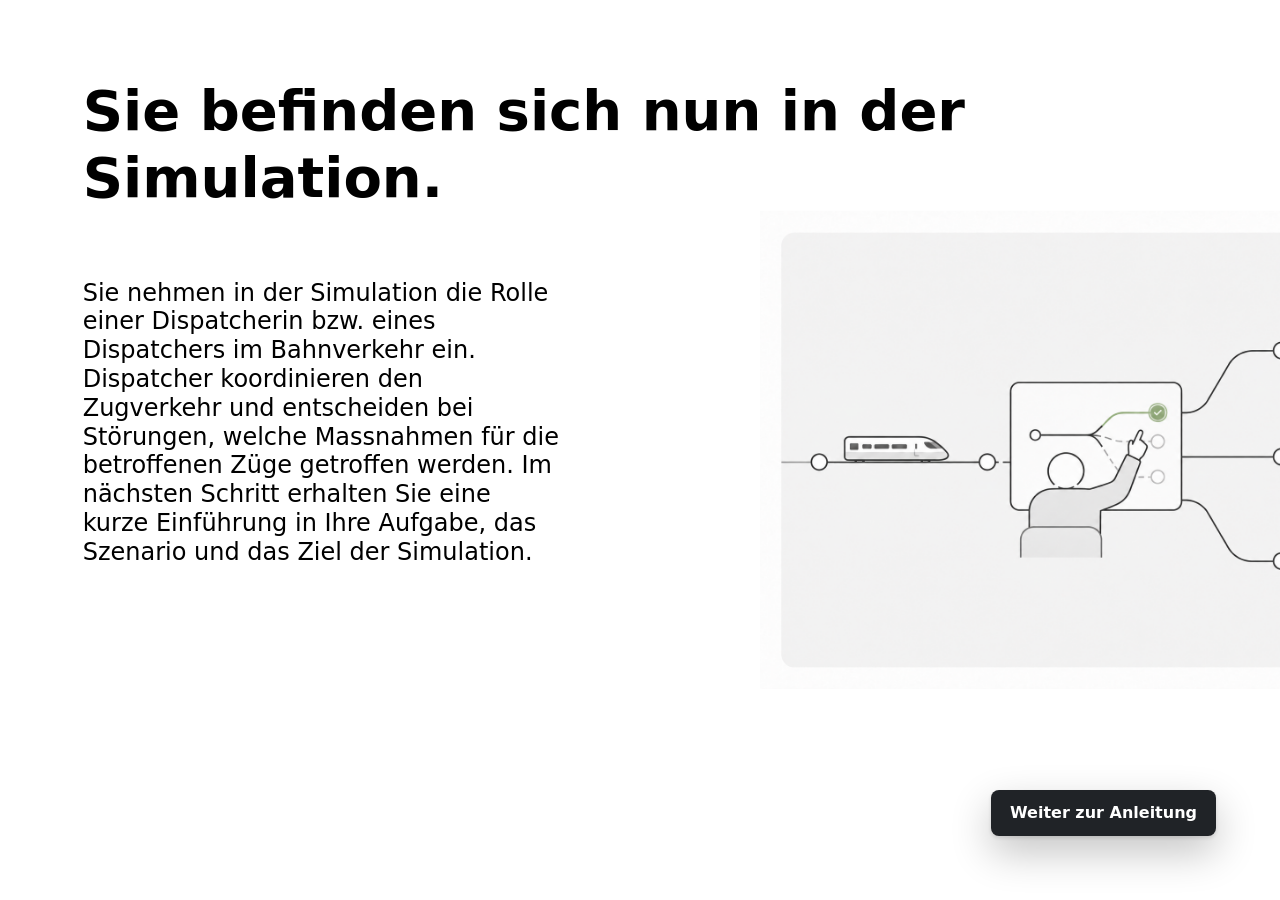
<file: index.html>
<!doctype html>
<html lang="de">
  <head>
    <meta charset="UTF-8" />
    <meta name="viewport" content="width=device-width, initial-scale=1.0" />
    <title>Mode 2</title>
    <link rel="stylesheet" href="css/style.css" />
    <script src="js/script.js" defer></script>
  </head>
  <body>
    <div id="root"></div>
  </body>
</html>
</file>
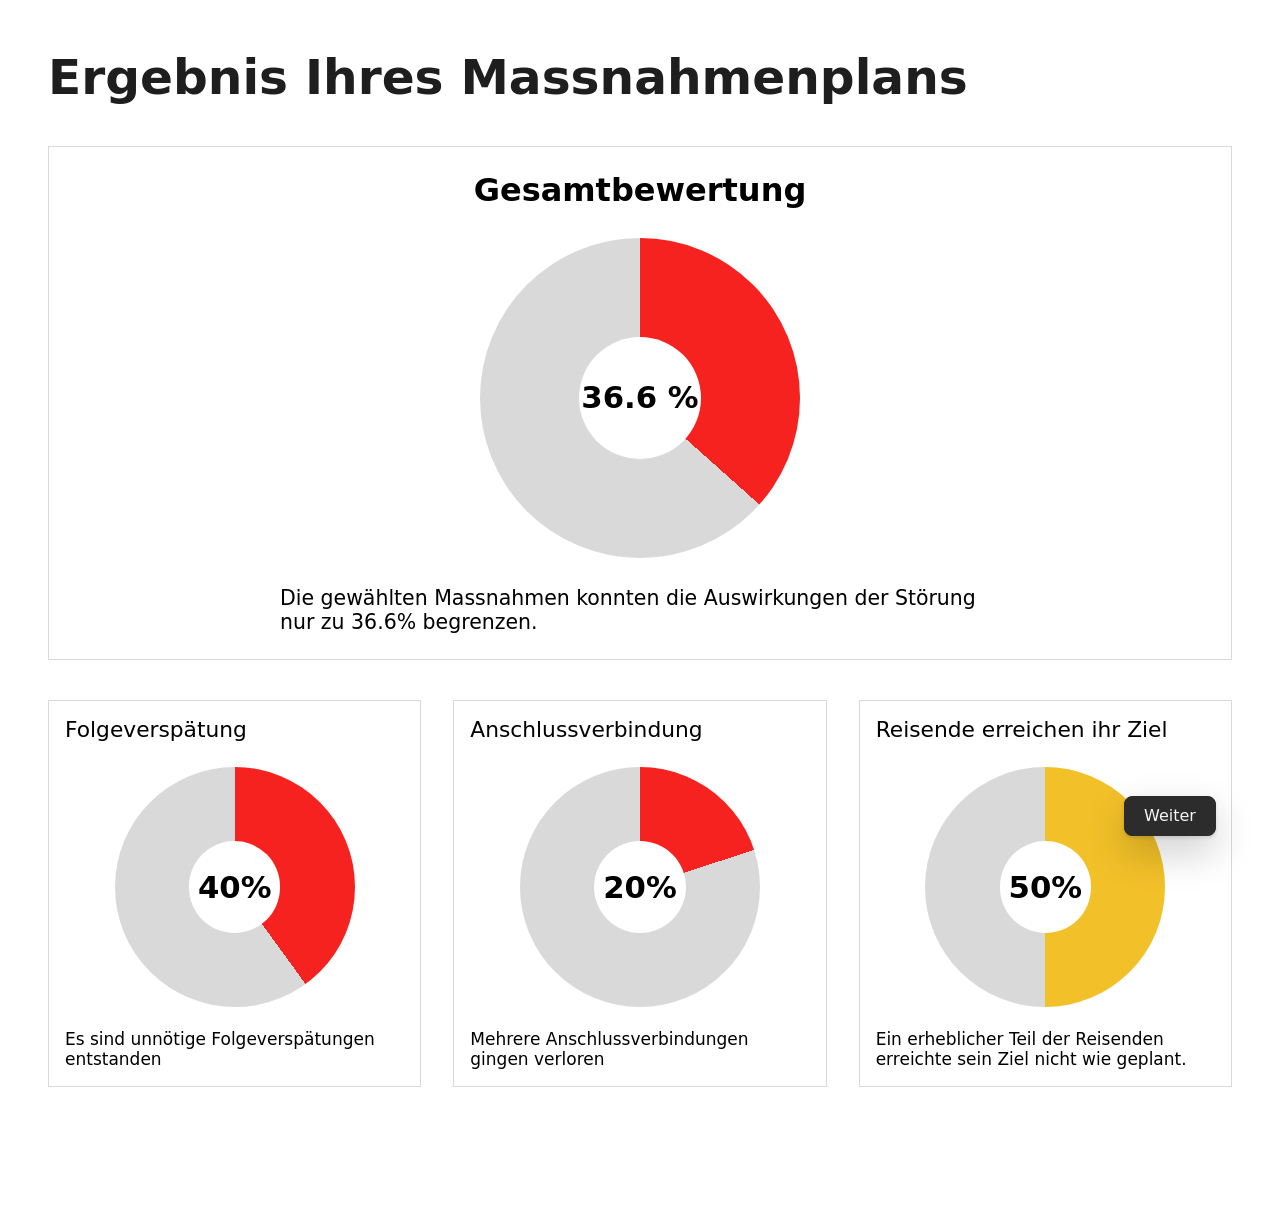
<file: ergebnis.html>
<!doctype html>
<html lang="de">
  <head>
    <meta charset="UTF-8" />
    <meta name="viewport" content="width=device-width, initial-scale=1.0" />
    <title>Mode 2</title>
    <link rel="stylesheet" href="css/style.css" />
    <script src="js/script.js" defer></script>
  </head>
  <body>
    <div id="root" data-start-screen="plan-result"></div>
    <noscript><a href="index.html">Zur&uuml;ck zur Startseite</a></noscript>
  </body>
</html>
</file>
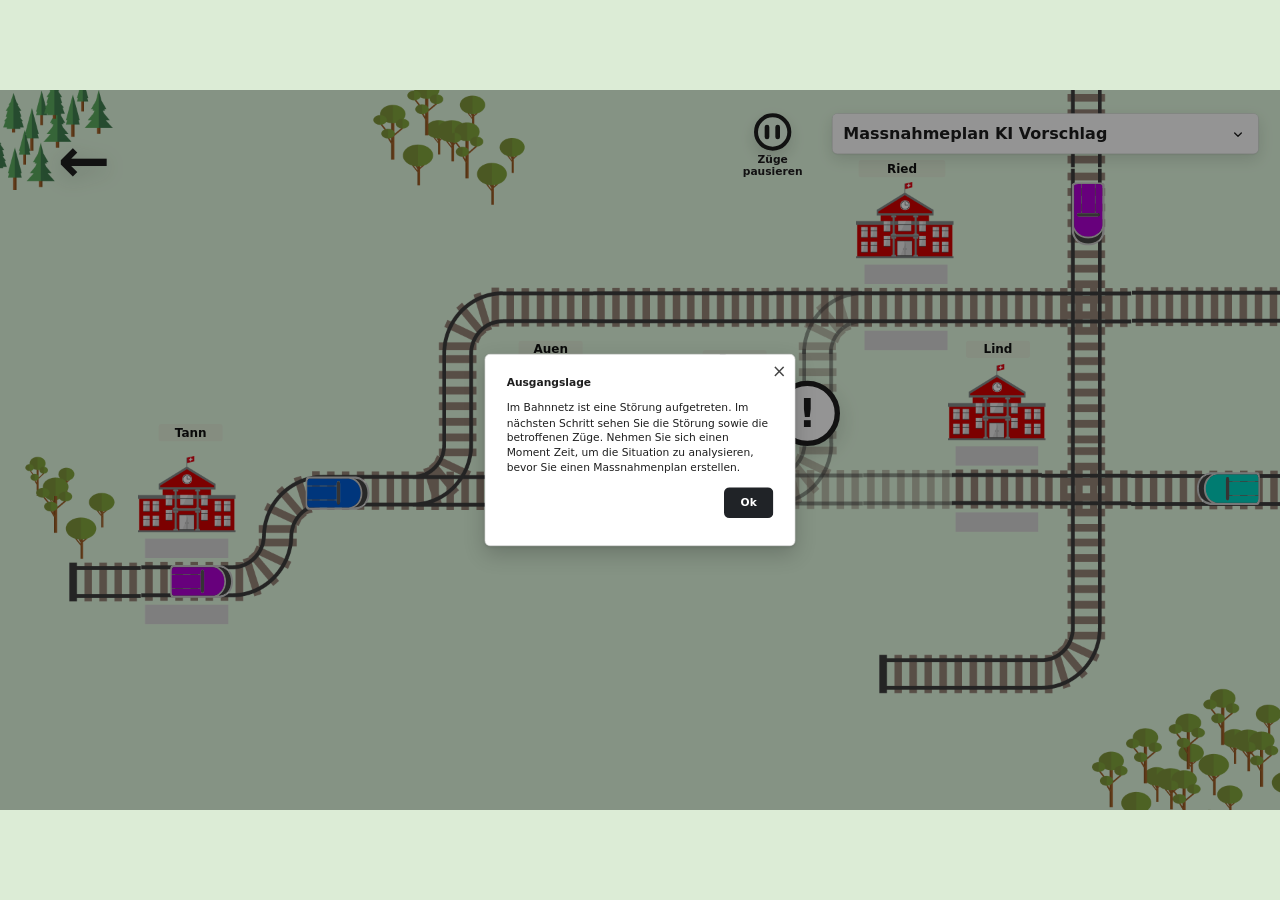
<file: seite2.html>
<!doctype html>
<html lang="de">
  <head>
    <meta charset="UTF-8" />
    <meta name="viewport" content="width=device-width, initial-scale=1.0" />
    <title>Mode 2</title>
    <link rel="stylesheet" href="css/style.css" />
    <script src="js/script.js" defer></script>
  </head>
  <body>
    <div id="root" data-start-screen="game"></div>
    <noscript><a href="index.html">Zur&uuml;ck zur Startseite</a></noscript>
  </body>
</html>
</file>
<file: css/style.css>
:root {
  color: #202327;
  font-family:
    Inter, ui-sans-serif, system-ui, -apple-system, BlinkMacSystemFont, "Segoe UI",
    sans-serif;
  font-synthesis: none;
  line-height: 1.5;
  text-rendering: optimizeLegibility;
}

html {
  min-width: 320px;
  min-height: 100%;
}

* {
  box-sizing: border-box;
}

body {
  margin: 0;
  min-width: 320px;
  min-height: 100vh;
  background: #eef2ef;
  overflow-x: hidden;
}

button,
input {
  font: inherit;
}

button {
  cursor: pointer;
}

button:disabled {
  cursor: not-allowed;
}

img {
  max-width: 100%;
}

#root {
  min-height: 100vh;
}

.welcome-screen {
  position: relative;
  min-height: 100vh;
  overflow: hidden;
  background: #ffffff;
  color: #000000;
}

.welcome-copy {
  position: absolute;
  top: clamp(72px, 8.52vh, 92px);
  left: clamp(56px, 6.46vw, 124px);
  z-index: 2;
  width: min(73.18vw, 1405px);
}

.welcome-copy h1 {
  max-width: 1405px;
  margin: 0 0 clamp(56px, 7.5vh, 81px);
  font-size: clamp(56px, 3.75vw, 72px);
  font-weight: 700;
  letter-spacing: 0;
  line-height: 1.2;
}

.welcome-text {
  display: grid;
  gap: 38px;
  width: min(37.35vw, 717px);
  font-size: clamp(24px, 1.67vw, 32px);
  font-weight: 400;
  line-height: 1.2;
}

.welcome-text p {
  margin: 0;
}

.welcome-visual-panel {
  position: absolute;
  top: 50%;
  left: clamp(760px, 46.77vw, 898px);
  width: min(49.84vw, 957px);
  height: min(66.48vh, 718px);
  overflow: visible;
  background: transparent;
  transform: translateY(-50%);
}

.welcome-map-image {
  display: block;
  width: 100%;
  height: 100%;
  object-fit: contain;
  object-position: center;
}

.welcome-continue {
  position: absolute;
  right: clamp(48px, 5.78vw, 111px);
  bottom: clamp(40px, 6.2vh, 67px);
  z-index: 3;
  width: 188px;
  min-height: 63px;
  padding: 12px 18px;
  white-space: nowrap;
}

.instruction-screen {
  position: relative;
  min-height: 1080px;
  overflow: hidden;
  background: #ffffff;
  color: #000000;
}

.instruction-trains {
  display: flex;
  min-height: 2320px;
  flex-direction: column;
  overflow: auto;
  padding: 60px clamp(40px, 17.9vw, 344px) 144px;
}

.instruction-trains .instruction-title,
.instruction-trains .instruction-stepper,
.instruction-trains .guide-card-grid,
.instruction-trains .instruction-section-title {
  position: relative;
  top: auto;
  left: auto;
  right: auto;
  bottom: auto;
}

.instruction-title {
  position: absolute;
  top: 31px;
  left: 348px;
  width: 710px;
  height: 129px;
  margin: 0;
  align-content: center;
  font-size: 48px;
  font-weight: 700;
  letter-spacing: 0;
  line-height: 1.2;
}

.instruction-trains .instruction-title {
  width: 710px;
  max-width: 100%;
  height: auto;
  margin: 0 0 29px;
}

.instruction-header {
  display: contents;
}

.instruction-stepper {
  position: absolute;
  top: 160px;
  left: 344px;
  display: flex;
  align-items: center;
  width: 355px;
  height: 49px;
}

.instruction-trains .instruction-stepper {
  width: 346px;
  max-width: 100%;
  margin: 0 0 137px;
}

.instruction-stepper-item {
  display: flex;
  align-items: center;
  gap: 9px;
  border: 0;
  padding: 0;
  background: transparent;
  color: inherit;
  text-align: left;
}

.instruction-stepper-item:focus-visible {
  outline: 3px solid rgba(44, 44, 44, 0.28);
  outline-offset: 6px;
}

.stepper-number {
  display: grid;
  width: 51px;
  height: 49px;
  flex: 0 0 auto;
  place-items: center;
  border: 1px solid #d9d9d9;
  border-radius: 999px;
  background: #ffffff;
  color: #2c2c2c;
  font-size: 24px;
  font-weight: 600;
  line-height: 1.2;
}

.stepper-number.active,
.stepper-number.complete {
  border-color: #2c2c2c;
  background: #2c2c2c;
  color: #f5f5f5;
}

.stepper-label {
  width: 87px;
  color: #000000;
  font-size: 16px;
  line-height: 1;
  text-align: center;
}

.stepper-label.is-wide {
  width: 138px;
}

.stepper-label.muted {
  color: #757575;
}

.stepper-connector {
  width: 47px;
  height: 1px;
  margin: 0 14px 0 0;
  border-top: 2px dashed #757575;
}

.guide-card-grid {
  position: absolute;
  left: 344px;
  display: flex;
  align-items: center;
  gap: 69px;
  width: 1302px;
}

.instruction-trains .guide-card-grid {
  display: grid;
  width: 100%;
  max-width: 1302px;
  grid-template-columns: repeat(3, minmax(0, 388px));
  align-items: stretch;
  justify-content: start;
  gap: 69px;
}

.concept-card-grid {
  top: 275px;
}

.train-card-grid {
  top: 469px;
}

.measure-card-grid {
  top: 1252px;
}

.guide-card {
  display: flex;
  width: 388px;
  height: 601px;
  min-width: 240px;
  flex: 0 0 auto;
  flex-direction: column;
  gap: 16px;
  padding: 16px;
  border: 1px solid #d9d9d9;
  border-radius: 8px;
  background: #ffffff;
}

.concept-card-grid .guide-card {
  height: 615px;
}

.instruction-trains .guide-card {
  height: 537px;
}

.guide-card-visual {
  display: grid;
  width: 356px;
  height: 258px;
  flex: 0 0 auto;
  place-items: center;
  margin: 0;
  overflow: hidden;
  border: 1px solid #757575;
  background: #ffffff;
}

.concept-card-grid .guide-card-visual {
  border: 0;
  background: #ffffff;
}

.guide-card-image {
  display: block;
  width: 100%;
  height: 100%;
  object-fit: cover;
}

.guide-card-body {
  display: flex;
  width: 356px;
  min-height: 0;
  flex-direction: column;
  gap: 8px;
}

.guide-card-body h3 {
  margin: 0;
  color: #1e1e1e;
  font-size: 24px;
  font-weight: 600;
  letter-spacing: 0;
  line-height: 1.2;
}

.guide-card-body p,
.guide-card-body ul {
  margin: 0;
  color: #757575;
  font-size: 20px;
  font-weight: 400;
  line-height: 1.2;
}

.guide-card-body ul {
  padding-left: 30px;
}

.guide-card-body li {
  margin: 0;
  color: #757575;
  font-size: 20px;
  line-height: 1.2;
}

.concept-visual {
  position: relative;
  width: 100%;
  height: 100%;
  opacity: 0.34;
}

.concept-icon-sun,
.concept-icon-mountain,
.concept-icon-ground {
  position: absolute;
  display: block;
}

.concept-icon-sun {
  top: 58px;
  left: 70px;
  width: 58px;
  height: 58px;
  border-radius: 999px;
  background: #8d8d8d;
}

.concept-icon-mountain {
  right: 58px;
  bottom: 70px;
  width: 136px;
  height: 92px;
  clip-path: polygon(0 100%, 38% 28%, 55% 58%, 72% 12%, 100% 100%);
  background: #8d8d8d;
}

.concept-icon-ground {
  right: 46px;
  bottom: 54px;
  left: 46px;
  height: 20px;
  border-radius: 999px;
  background: #8d8d8d;
}

.concept-goal .concept-icon-sun {
  top: 64px;
  left: auto;
  right: 72px;
}

.concept-goal .concept-icon-mountain {
  right: auto;
  left: 58px;
}

.concept-options .concept-icon-sun {
  top: 52px;
  left: 148px;
}

.concept-options .concept-icon-mountain {
  right: 88px;
  width: 112px;
}

.guide-train-icon {
  width: 250px;
  height: 254px;
  object-fit: contain;
}

.guide-train-icon.train-regional {
  width: 270px;
  height: 260px;
}

.guide-train-icon.train-freight {
  width: 264px;
  height: 258px;
  filter: saturate(0.72);
}

.measure-scene {
  position: relative;
  width: 273px;
  height: 279px;
  transform: scale(0.84);
  transform-origin: center;
}

.instruction-trains .guide-card-visual {
  width: 100%;
  overflow: hidden;
}

.instruction-trains .measure-scene {
  transform: scale(0.88);
}

.instruction-trains .guide-train-icon {
  width: min(78%, 270px);
  height: auto;
  max-height: 92%;
}

.measure-turnback {
  width: 270px;
  height: 140px;
}

.measure-cancel {
  width: 270px;
  height: 140px;
}

.scene-track,
.scene-train {
  position: absolute;
  object-fit: contain;
}

.scene-track {
  width: 135px;
  height: 140px;
}

.scene-train {
  width: 135px;
  height: 140px;
}

.track-left {
  top: 0;
  left: 0;
}

.track-right {
  top: 0;
  left: 135px;
}

.train-turnback {
  top: 0;
  left: 41px;
  transform: rotate(-90deg);
}

.crossing {
  top: 140px;
  left: 3px;
  width: 135px;
  height: 138px;
}

.route-top {
  top: 0;
  left: 138px;
}

.route-bottom {
  top: 139px;
  left: 138px;
}

.route-curve {
  top: 2px;
  left: 3px;
  width: 135px;
  height: 138px;
  transform: rotate(90deg);
}

.train-reroute {
  top: 113px;
  left: 0;
}

.cancel-curve {
  top: 2px;
  left: 0;
  width: 135px;
  height: 138px;
  transform: rotate(90deg);
}

.cancel-deadend {
  top: 1px;
  left: 135px;
  width: 135px;
  height: 138px;
  transform: rotate(180deg);
}

.train-cancel {
  top: 0;
  left: 108px;
  transform: rotate(90deg);
}

.instruction-section-title {
  position: absolute;
  left: 344px;
  width: 406px;
  margin: 0;
  color: #000000;
  font-size: 48px;
  font-weight: 700;
  letter-spacing: 0;
  line-height: 1.2;
}

.instruction-training-note {
  max-width: 1290px;
  margin: 76px 0 160px;
  color: #000000;
  font-size: 48px;
  font-weight: 700;
  line-height: 1.2;
  letter-spacing: 0;
}

.instruction-back-button {
  position: absolute;
  top: 52px;
  left: 72px;
  z-index: 20;
  display: grid;
  width: 98px;
  height: 88px;
  place-items: center;
  border: 0;
  background: transparent;
  color: #1e1e1e;
  font-size: 68px;
  font-weight: 400;
  line-height: 1;
}

.instruction-back-button:focus-visible {
  outline: 3px solid rgba(44, 44, 44, 0.28);
  outline-offset: 4px;
}

.train-title {
  margin: 0 0 22px;
}

.measure-title {
  margin: 76px 0 22px;
}

.instruction-next {
  position: absolute;
  right: 274px;
  bottom: 45px;
  z-index: 3;
  width: 188px;
  min-height: 63px;
}

.instruction-trains .instruction-next {
  position: fixed;
  right: clamp(22px, 5vw, 90px);
  bottom: clamp(22px, 5vw, 64px);
  z-index: 40;
  box-shadow:
    0 2px 4px rgba(0, 0, 0, 0.12),
    0 16px 40px rgba(0, 0, 0, 0.24);
}

@media (max-width: 1720px), (max-height: 980px) {
  .instruction-screen,
  .instruction-trains {
    min-height: 100vh;
    overflow: auto;
    padding: clamp(40px, 5vw, 72px) clamp(28px, 5vw, 72px) 48px;
  }

  .instruction-title,
  .instruction-stepper,
  .guide-card-grid,
  .instruction-section-title,
  .instruction-training-note,
  .instruction-back-button,
  .instruction-next {
    position: relative;
    top: auto;
    right: auto;
    bottom: auto;
    left: auto;
  }

  .instruction-title {
    width: 100%;
    height: auto;
    margin: 0 0 28px;
    font-size: clamp(42px, 4vw, 48px);
  }

  .instruction-stepper,
  .instruction-trains .instruction-stepper {
    width: 355px;
    height: 49px;
    margin: 0 0 56px;
  }

  .instruction-section-title {
    width: 100%;
    margin: 52px 0 22px;
  }

  .instruction-training-note {
    max-width: 100%;
    margin: 40px 0 48px;
    font-size: clamp(32px, 4vw, 48px);
  }

  .instruction-back-button {
    width: 72px;
    height: 62px;
    margin: 0 0 20px;
    font-size: 50px;
  }

  .instruction-header {
    display: flex;
    width: 100%;
    align-items: center;
    gap: 16px;
    margin: 0 0 28px;
  }

  .instruction-header .instruction-back-button {
    flex: 0 0 auto;
    margin: 0;
  }

  .instruction-header .instruction-title {
    width: auto;
    height: auto;
    margin: 0;
  }

  .train-title {
    margin-top: 72px;
  }

  .guide-card-grid {
    display: grid;
    width: 100%;
    grid-template-columns: repeat(auto-fit, minmax(min(100%, 300px), 388px));
    align-items: stretch;
    gap: clamp(20px, 2.4vw, 32px);
    justify-content: center;
    margin-bottom: 48px;
  }

  .guide-card {
    width: 100%;
    height: auto;
    min-height: clamp(460px, 54vh, 601px);
  }

  .concept-card-grid .guide-card,
  .instruction-trains .guide-card {
    height: auto;
  }

  .guide-card-visual {
    width: 100%;
    height: auto;
    aspect-ratio: 356 / 258;
  }

  .guide-card-body {
    width: 100%;
  }

  .instruction-next,
  .instruction-trains .instruction-next {
    display: block;
    width: 188px;
    margin: 24px 0 0 auto;
  }
}

.game-viewport {
  position: relative;
  width: 100vw;
  height: 100svh;
  overflow: hidden;
  background: #dcecd6;
  color: #1f1f1f;
  touch-action: manipulation;
}

@supports (height: 100dvh) {
  .game-viewport {
    height: 100dvh;
  }
}

.game-stage {
  --game-scale: 1;
  position: absolute;
  top: 0;
  left: 0;
  width: 1920px;
  height: 1080px;
  overflow: hidden;
  background: #e4f3dc;
  transform: scale(var(--game-scale));
  transform-origin: top left;
}

.game-map-base {
  position: absolute;
  inset: 0;
  z-index: 0;
  display: block;
  width: 100%;
  height: 100%;
  object-fit: fill;
  pointer-events: none;
  user-select: none;
}

.game-back-button {
  position: absolute;
  z-index: 21;
  display: grid;
  width: 96px;
  height: 86px;
  place-items: center;
  border: 0;
  background: transparent;
  color: #1f1f1f;
  filter: drop-shadow(0 8px 16px rgba(31, 31, 31, 0.16));
}

.game-back-button span {
  display: block;
  font-size: 94px;
  font-weight: 800;
  line-height: 0.8;
}

.game-back-button:hover:not(:disabled),
.game-back-button:focus-visible {
  transform: translateX(14px);
}

.game-back-button:focus-visible {
  outline: 3px solid rgba(31, 31, 31, 0.32);
  outline-offset: 6px;
}

.game-back-button:disabled,
.game-back-button.is-disabled {
  opacity: 0.35;
  filter: grayscale(1);
  cursor: not-allowed;
}

.game-asset {
  position: absolute;
  display: block;
  object-fit: contain;
  pointer-events: none;
  transform: rotate(var(--asset-rotate, 0deg));
  transform-origin: center;
}

.suggestion-stage {
  background: #e4f3dc;
}

.suggestion-accordion {
  box-shadow:
    0 1px 2px rgba(12, 12, 13, 0.05),
    0 8px 16px rgba(12, 12, 13, 0.1);
}

.suggestion-accordion .game-accordion-header {
  min-height: 61px;
  padding: 12px 16px;
}

.suggestion-accordion .game-accordion-title {
  color: #1e1e1e;
  font-size: 24px;
  font-weight: 600;
  letter-spacing: 0;
}

.suggestion-accordion .game-accordion-chevron {
  width: 20px;
  height: 20px;
}

.game-accordion.suggestion-accordion.is-expanded {
  gap: 16px;
  padding: 16px;
}

.game-accordion.suggestion-accordion.is-expanded .game-accordion-header {
  min-height: 91px;
  flex: 0 0 auto;
  align-items: flex-start;
  padding: 16px;
  border: 0;
  border-radius: 8px;
}

.game-accordion.suggestion-accordion.is-expanded .game-accordion-heading {
  gap: 8px;
}

.suggestion-accordion-intro {
  max-width: 540px;
  color: #1e1e1e;
  font-size: 16px;
  font-weight: 400;
  line-height: 1.4;
}

.suggestion-ai-plan-list {
  display: flex;
  width: 608px;
  height: 476px;
  flex: 0 0 auto;
  flex-direction: column;
  gap: 16px;
}

.suggestion-ai-plan-item {
  display: flex;
  width: 608px;
  min-height: 148px;
  flex-direction: column;
  gap: 16px;
  padding: 16px;
  border: 1px solid #d9d9d9;
  border-radius: 8px;
  background: #ffffff;
}

.suggestion-ai-plan-item h3 {
  width: 250px;
  margin: 0;
  color: #1e1e1e;
  font-size: 16px;
  font-weight: 600;
  letter-spacing: 0;
  line-height: 1.4;
}

.suggestion-ai-plan-body {
  display: flex;
  width: 100%;
  flex: 1;
  flex-direction: column;
  align-items: flex-end;
  justify-content: space-between;
  gap: 16px;
}

.suggestion-ai-plan-body p {
  width: 100%;
  margin: 0;
  color: #1e1e1e;
  font-size: 16px;
  font-weight: 400;
  line-height: 1.4;
}

.sr-only {
  position: absolute;
  width: 1px;
  height: 1px;
  padding: 0;
  overflow: hidden;
  border: 0;
  clip: rect(0, 0, 0, 0);
  white-space: nowrap;
}

.suggestion-ai-choice {
  position: relative;
  z-index: 1;
  display: flex;
  width: 133px;
  min-width: 120px;
  height: 40px;
  flex-direction: column;
  align-items: center;
  gap: 8px;
  overflow: visible;
}

.suggestion-ai-choice.is-open {
  z-index: 32;
}

.suggestion-ai-choice-control {
  display: flex;
  width: 100%;
  height: 40px;
  min-width: 120px;
  align-items: center;
  gap: 8px;
  padding: 12px 12px 12px 16px;
  border: 1px solid #d9d9d9;
  border-radius: 8px;
  background: #ffffff;
  color: #1e1e1e;
  cursor: pointer;
  font-size: 16px;
  font-weight: 400;
  line-height: 1;
  text-align: left;
  white-space: nowrap;
}

.suggestion-ai-choice-control:hover,
.suggestion-ai-choice-control:focus-visible,
.suggestion-ai-choice.is-open .suggestion-ai-choice-control {
  border-color: #b3b3b3;
}

.suggestion-ai-choice-control:focus-visible,
.suggestion-ai-choice-option:focus-visible {
  outline: 3px solid rgba(44, 44, 44, 0.28);
  outline-offset: 2px;
}

.suggestion-ai-choice-value {
  min-width: 0;
  flex: 1 0 0;
}

.suggestion-ai-button-chevron {
  position: relative;
  width: 10px;
  height: 10px;
  flex: 0 0 auto;
  border-right: 2px solid #1e1e1e;
  border-bottom: 2px solid #1e1e1e;
  pointer-events: none;
  transform: translateY(-2px) rotate(45deg);
}

.suggestion-ai-choice-options {
  position: absolute;
  top: 7.5px;
  left: 7.5px;
  z-index: 34;
  display: flex;
  flex-direction: column;
  align-items: flex-start;
  gap: 8px;
  padding: 8px;
  border: 1px solid #d9d9d9;
  border-radius: 8px;
  background: #ffffff;
  box-shadow:
    0 1px 2px rgba(12, 12, 13, 0.05),
    0 1px 2px rgba(12, 12, 13, 0.1);
  color: #1e1e1e;
  font-size: 16px;
  line-height: 1.4;
  white-space: nowrap;
}

.suggestion-ai-choice-option {
  display: block;
  padding: 0;
  border: 0;
  background: transparent;
  color: #1e1e1e;
  cursor: pointer;
  font: inherit;
  line-height: 1.4;
  text-align: left;
  white-space: nowrap;
}

.suggestion-ai-choice-option.is-selected {
  font-weight: 600;
}

.suggestion-ai-choice-option:hover {
  text-decoration: underline;
}

.suggestion-implement-button {
  flex: 0 0 auto;
}

.game-decor {
  z-index: 1;
}

.game-track {
  z-index: 2;
  filter: drop-shadow(0 2px 0 rgba(0, 0, 0, 0.04));
}

.game-route-overlay {
  position: absolute;
  inset: 0;
  z-index: 18;
  pointer-events: none;
}

.game-explanation-lock {
  position: absolute;
  inset: 0;
  z-index: 21;
  background: transparent;
  cursor: default;
  pointer-events: auto;
}

.game-route-path {
  fill: none;
  stroke: #f19edc;
  stroke-linecap: round;
  stroke-linejoin: round;
  stroke-width: 7;
}

#game-route-arrow path {
  fill: #f19edc;
}

#suggestion-route-arrow path {
  fill: none;
  stroke: #f19edc;
  stroke-linecap: round;
  stroke-linejoin: round;
  stroke-width: 8;
}

.suggestion-route-highlight {
  fill: none;
  stroke: #f19edc;
  stroke-linejoin: miter;
  stroke-width: 8;
}

.suggestion-route-flag-wave,
.game-route-flag-wave {
  fill: #ffffff;
  stroke: #f19edc;
  stroke-linejoin: round;
  stroke-width: 8;
}

.suggestion-route-flag-pole,
.game-route-flag-pole {
  fill: none;
  stroke: #f19edc;
  stroke-linecap: round;
  stroke-width: 8;
}

.game-route-dot {
  fill: #f19edc;
  stroke: #f19edc;
  stroke-width: 6;
}

.game-station-label {
  position: absolute;
  z-index: 5;
  display: grid;
  min-width: 96px;
  height: 26px;
  padding: 0 10px;
  place-items: center;
  border-radius: 4px;
  background: #e4f3dc;
  color: #111111;
  font-size: 18px;
  font-weight: 650;
  line-height: 1.2;
  text-align: center;
}

.game-alert-circle {
  position: absolute;
  z-index: 6;
  display: grid;
  width: 98px;
  height: 98px;
  place-items: center;
  border: 8px solid #1f1f1f;
  border-radius: 999px;
  background: #ffffff;
  color: #1f1f1f;
  box-shadow: 0 12px 32px rgba(31, 31, 31, 0.18);
  cursor: pointer;
}

.game-alert-circle span {
  font-size: 58px;
  font-weight: 900;
  line-height: 1;
}

.game-alert-circle:hover,
.game-alert-circle:focus-visible {
  transform: translateY(-1px);
  box-shadow: 0 16px 34px rgba(31, 31, 31, 0.24);
}

.game-disturbance-hotspot {
  position: absolute;
  z-index: 6;
  border: 0;
  padding: 0;
  background: transparent;
  cursor: pointer;
}

.suggestion-disturbance-hotspot {
  left: 982px;
  top: 420px;
  width: 294px;
  height: 260px;
}

.primitive-disturbance-hotspot {
  left: 708px;
  top: 420px;
  width: 238px;
  height: 220px;
}

.game-disturbance-hotspot:focus-visible {
  border-radius: 12px;
  outline: 3px solid rgba(31, 31, 31, 0.45);
  outline-offset: 2px;
}

.game-train-button {
  --train-filter: none;
  --train-nudge-x: 4px;
  --train-nudge-y: 0px;
  position: absolute;
  z-index: 7;
  border: 0;
  padding: 0;
  background: transparent;
  transition:
    opacity 160ms ease,
    z-index 160ms ease;
}

.game-train-button::before {
  position: absolute;
  inset: -10px;
  z-index: -1;
  border: 8px solid #f19edc;
  content: "";
  opacity: 0;
  pointer-events: none;
  transition: opacity 160ms ease;
}

.game-stage:has(.game-train-button:hover) .game-train-button:not(:hover),
.game-stage:has(.game-train-button:focus-visible) .game-train-button:not(:focus-visible) {
  opacity: 0.5;
}

.game-train-button:hover,
.game-train-button:focus-visible {
  z-index: 17;
  opacity: 1;
}

.game-train-button:hover::before,
.game-train-button:focus-visible::before {
  opacity: 1;
}

.game-train-button img,
.game-train-button svg {
  display: block;
  width: 100%;
  height: 100%;
  filter: var(--train-filter);
  object-fit: contain;
  transform: rotate(var(--train-rotation, 0deg));
  transform-origin: center;
  transition:
    filter 160ms ease,
    transform 160ms ease;
}

.game-train-button:hover img,
.game-train-button:focus-visible img,
.game-train-button:hover svg,
.game-train-button:focus-visible svg {
  filter: var(--train-filter) drop-shadow(0 0 12px rgba(32, 35, 39, 0.38));
  transform: rotate(var(--train-rotation, 0deg)) translateY(-2px);
}

.game-train-button:focus-visible {
  outline: 0;
}

.express-train {
  --train-filter: none;
}

.regional-east-train {
  --train-filter: none;
}

.regional-west-train {
  --train-filter: none;
}

.freight-train {
  --train-filter: none;
}

.blocked-train {
  --train-filter: none;
  opacity: 0.66;
  pointer-events: none;
}

.game-pause-button {
  position: absolute;
  z-index: 20;
  display: grid;
  width: 128px;
  gap: 4px;
  place-items: center;
  border: 0;
  padding: 0;
  background: transparent;
  color: #1f1f1f;
  cursor: pointer;
  font: inherit;
  font-weight: 700;
  text-align: center;
}

.game-pause-button:disabled {
  cursor: default;
}

.game-pause-icon {
  position: relative;
  display: grid;
  width: 56px;
  height: 56px;
  grid-template-columns: repeat(2, 8px);
  gap: 8px;
  align-items: center;
  justify-content: center;
  border: 6px solid #1f1f1f;
  border-radius: 999px;
  background: rgba(255, 255, 255, 0.2);
  box-shadow: 0 10px 22px rgba(31, 31, 31, 0.14);
}

.game-pause-icon span {
  display: block;
  width: 7px;
  height: 22px;
  border-radius: 999px;
  background: #1f1f1f;
}

.game-pause-label {
  font-size: 16px;
  line-height: 1.1;
  text-shadow: 0 1px 0 rgba(255, 255, 255, 0.42);
}

.game-pause-button:hover:not(:disabled) .game-pause-icon,
.game-pause-button:focus-visible .game-pause-icon {
  transform: translateY(-1px);
  box-shadow: 0 14px 28px rgba(31, 31, 31, 0.2);
}

.game-pause-button.is-paused {
  opacity: 1;
}

.game-pause-button.is-paused .game-pause-icon {
  grid-template-columns: 1fr;
}

.game-pause-button.is-paused .game-pause-icon span:first-child {
  position: absolute;
  top: 50%;
  left: 50%;
  width: 0;
  height: 0;
  border-top: 14px solid transparent;
  border-bottom: 14px solid transparent;
  border-left: 22px solid #1f1f1f;
  border-radius: 0;
  background: transparent;
  transform: translate(-35%, -50%);
}

.game-pause-button.is-paused .game-pause-icon span:last-child {
  display: none;
}

.game-accordion {
  position: absolute;
  z-index: 19;
  display: flex;
  flex-direction: column;
  border: 1px solid #d9d9d9;
  border-radius: 8px;
  background: #ffffff;
  color: #1e1e1e;
  overflow: hidden;
  box-shadow:
    0 1px 2px rgba(0, 0, 0, 0.08),
    0 8px 24px rgba(0, 0, 0, 0.12);
}

.game-accordion.is-expanded {
  gap: 16px;
  padding: 16px;
}

.game-accordion.is-definition {
  gap: 0;
  padding: 0;
}

.game-accordion.is-disabled {
  opacity: 0.45;
  filter: grayscale(1);
}

.game-accordion-header {
  display: flex;
  width: 100%;
  min-height: 61px;
  align-items: center;
  justify-content: space-between;
  padding: 12px 22px;
  border: 0;
  background: #ffffff;
  color: #1e1e1e;
  text-align: left;
}

.game-accordion-header:disabled {
  cursor: not-allowed;
}

.game-accordion-header:focus-visible,
.game-pause-button:focus-visible,
.game-measure-button:focus-visible,
.game-accordion-footer-button:focus-visible,
.definition-icon-button:focus-visible,
.definition-tag:focus-visible,
.definition-step-dropzone:focus-visible,
.definition-add-step:focus-visible,
.definition-custom-button:focus-visible,
.definition-form-button:focus-visible {
  outline: 3px solid rgba(44, 44, 44, 0.28);
  outline-offset: 2px;
}

.game-accordion.is-expanded .game-accordion-header {
  min-height: 113px;
  flex: 0 0 113px;
  padding: 16px;
  border: 1px solid #d9d9d9;
  border-radius: 8px;
}

.game-accordion-heading {
  display: grid;
  gap: 4px;
}

.game-accordion.is-expanded .game-accordion-heading {
  gap: 8px;
}

.game-accordion-title {
  font-size: 24px;
  font-weight: 700;
  line-height: 1.2;
}

.game-accordion-intro {
  max-width: 540px;
  color: #1e1e1e;
  font-size: 16px;
  font-weight: 400;
  line-height: 1.4;
}

.game-accordion-chevron {
  display: grid;
  width: 20px;
  height: 20px;
  flex: 0 0 auto;
  margin-right: 4px;
  place-items: center;
  transition: transform 160ms ease;
}

.game-accordion-chevron svg {
  display: block;
}

.game-accordion.is-expanded .game-accordion-chevron {
  transform: rotate(180deg);
}

.game-accordion-content {
  display: flex;
  width: 608px;
  height: 520px;
  flex: 0 0 auto;
  flex-direction: column;
  gap: 16px;
}

.game-measure-item {
  display: flex;
  width: 608px;
  min-height: 170px;
  flex-direction: column;
  gap: 16px;
  padding: 16px;
  border: 1px solid #d9d9d9;
  border-radius: 8px;
  background: #ffffff;
}

.game-measure-item:last-child {
  min-height: 148px;
}

.game-measure-title-row {
  display: grid;
  grid-template-columns: minmax(0, 1fr) auto;
  align-items: center;
  gap: 8px;
  min-height: 22px;
}

.game-measure-title-row span:first-child {
  font-size: 18px;
  font-weight: 700;
  line-height: 1.2;
}

.game-measure-status-group {
  display: inline-flex;
  align-items: center;
  justify-self: end;
  gap: 8px;
  white-space: nowrap;
}

.game-measure-status-group strong {
  color: #ec221f;
  font-size: 14px;
  font-style: italic;
  font-weight: 400;
  line-height: 1.2;
}

.game-measure-status-group strong.is-saved {
  color: #14ae5c;
}

.game-measure-status {
  width: 20px;
  height: 20px;
  border: 4px solid #ec221f;
  border-radius: 999px;
  background: #ffffff;
}

.game-measure-status.is-saved {
  position: relative;
  width: 20px;
  height: 20px;
  border: 0;
  border-radius: 0;
  background: transparent;
}

.game-measure-status.is-saved::before {
  position: absolute;
  top: 2px;
  left: 4px;
  width: 12px;
  height: 7px;
  border-bottom: 3px solid #14ae5c;
  border-left: 3px solid #14ae5c;
  content: "";
  transform: rotate(-45deg);
}

.game-measure-body-row {
  display: grid;
  grid-template-columns: minmax(0, 1fr) auto;
  align-items: end;
  gap: 18px;
}

.game-measure-body-row p {
  max-width: 360px;
  margin: 0;
  color: #1e1e1e;
  font-size: 16px;
  line-height: 1.35;
}

.game-measure-button,
.game-accordion-footer-button {
  display: inline-grid;
  min-width: 179px;
  height: 40px;
  place-items: center;
  border: 1px solid #2c2c2c;
  border-radius: 8px;
  background: #2c2c2c;
  color: #f5f5f5;
  font-size: 16px;
  font-weight: 600;
  line-height: 1;
  white-space: nowrap;
}

.game-measure-button:not([data-action]) {
  border-color: #d9d9d9;
  background: #f5f5f5;
  color: #757575;
}

.game-accordion-footer-button {
  width: 608px;
  margin-top: auto;
}

.game-accordion-footer-button:disabled {
  border-color: #bdbdbd;
  background: #d9d9d9;
  color: #9b9b9b;
}

.plan-execution-screen {
  display: flex;
  width: 100vw;
  min-height: 100svh;
  flex-direction: column;
  justify-content: space-between;
  gap: 24px;
  padding: 64px;
  background: #ffffff;
  color: #1e1e1e;
}

@supports (min-height: 100dvh) {
  .plan-execution-screen {
    min-height: 100dvh;
  }
}

.plan-execution-content {
  display: flex;
  flex-direction: column;
  gap: 84px;
}

.plan-execution-header {
  display: grid;
  gap: 52px;
}

.plan-execution-header h1,
.plan-execution-header h2 {
  margin: 0;
  color: #1e1e1e;
  line-height: 1.2;
  letter-spacing: 0;
}

.plan-execution-header h1 {
  font-size: clamp(40px, 5vw, 72px);
  font-weight: 700;
}

.plan-execution-header h2 {
  font-size: clamp(28px, 3.4vw, 48px);
  font-weight: 700;
}

.animated-ellipsis::after {
  display: inline-block;
  width: 1.5em;
  text-align: left;
  content: ".";
  animation: loading-ellipsis 1.2s steps(1, end) infinite;
}

@keyframes loading-ellipsis {
  0%,
  33% {
    content: ".";
  }

  34%,
  66% {
    content: "..";
  }

  67%,
  100% {
    content: "...";
  }
}

.plan-execution-grid {
  display: grid;
  grid-template-columns: repeat(3, minmax(260px, 510px));
  gap: clamp(32px, 6vw, 93px);
  align-items: start;
}

.plan-execution-card {
  display: grid;
  gap: 16px;
  min-width: 0;
}

.plan-execution-card > h2 {
  margin: 0;
  color: #000000;
  font-size: clamp(22px, 2.2vw, 32px);
  font-weight: 400;
  line-height: 1.2;
}

.plan-execution-card-body {
  display: grid;
  gap: 48px;
  min-height: 196px;
  padding: 12px;
  border: 1px solid #d9d9d9;
  background: #ffffff;
}

.plan-execution-section {
  display: grid;
  gap: 24px;
}

.plan-execution-section h3 {
  margin: 0;
  color: #000000;
  font-size: 24px;
  font-weight: 600;
  line-height: 1.2;
  letter-spacing: 0;
}

.plan-execution-list {
  display: grid;
  gap: 16px;
  margin: 0;
  padding: 0;
  list-style: none;
}

.plan-execution-item {
  display: grid;
  grid-template-columns: minmax(0, 1fr) 24px;
  align-items: center;
  gap: 12px;
  min-height: 24px;
  color: #000000;
  font-size: 16px;
  line-height: 1.4;
}

.plan-execution-item-text {
  display: block;
  min-width: 0;
  overflow: hidden;
  text-overflow: ellipsis;
  white-space: nowrap;
}

.plan-execution-item:hover .plan-execution-item-text,
.plan-execution-item:focus .plan-execution-item-text,
.plan-execution-item:focus-within .plan-execution-item-text {
  overflow: visible;
  text-overflow: clip;
  white-space: normal;
}

.plan-execution-item:focus-visible {
  outline: 2px solid #1e1e1e;
  outline-offset: 4px;
}

.plan-skeleton-lines {
  display: grid;
  gap: 16px;
}

.plan-skeleton-line {
  display: block;
  height: 21px;
  background: #e6e6e6;
}

.plan-skeleton-line.is-long {
  width: 68%;
}

.plan-skeleton-line.is-short {
  width: 34%;
}

.plan-skeleton-line.is-medium {
  width: 47%;
}

.plan-status-check {
  position: relative;
  width: 24px;
  height: 24px;
  border: 2px solid #14ae5c;
  border-radius: 999px;
}

.plan-status-check::before {
  position: absolute;
  top: 6px;
  left: 5px;
  width: 10px;
  height: 5px;
  border-bottom: 2px solid #14ae5c;
  border-left: 2px solid #14ae5c;
  content: "";
  transform: rotate(-45deg);
}

.plan-status-spinner {
  width: 24px;
  height: 24px;
  border: 3px solid #d9d9d9;
  border-top-color: #1e1e1e;
  border-radius: 999px;
  animation: plan-status-spin 900ms linear infinite;
}

@keyframes plan-status-spin {
  to {
    transform: rotate(360deg);
  }
}

.plan-execution-actions {
  display: flex;
  justify-content: flex-end;
  gap: 16px;
  min-height: 64px;
  padding: 16px 0;
}

.plan-button {
  min-width: 92px;
  height: 40px;
  padding: 0 16px;
  border: 1px solid #2c2c2c;
  border-radius: 8px;
  font-size: 16px;
  line-height: 1;
}

.plan-button-neutral {
  background: #e6e6e6;
  color: #1e1e1e;
}

.plan-button-primary {
  background: #2c2c2c;
  color: #f5f5f5;
}

.plan-button:disabled {
  border-color: #d0d0d0;
  background: #d9d9d9;
  color: #b3b3b3;
}

.suggestion-plan-execution-screen {
  display: flex;
  width: 100vw;
  min-height: 100svh;
  flex-direction: column;
  justify-content: space-between;
  padding: 64px;
  background: #ffffff;
  color: #1e1e1e;
}

@supports (min-height: 100dvh) {
  .suggestion-plan-execution-screen {
    min-height: 100dvh;
  }
}

.suggestion-plan-execution-main {
  display: flex;
  width: 100%;
  flex: 1 1 auto;
  flex-direction: column;
  align-items: center;
  justify-content: space-between;
  gap: 62px;
}

.suggestion-plan-execution-header {
  display: flex;
  width: 100%;
  flex-direction: column;
  align-items: flex-start;
  gap: 52px;
}

.suggestion-plan-execution-header h1,
.suggestion-plan-execution-header h2 {
  margin: 0;
  color: #1e1e1e;
  font-weight: 700;
  line-height: 1.2;
  letter-spacing: 0;
}

.suggestion-plan-execution-header h1 {
  font-size: 72px;
}

.suggestion-plan-execution-header h2 {
  color: #000000;
  font-size: 48px;
}

.suggestion-plan-skeleton {
  display: flex;
  width: 836px;
  max-width: 100%;
  height: 397px;
  flex-direction: column;
  align-items: flex-start;
  gap: 31px;
}

.suggestion-plan-skeleton-line {
  display: block;
  width: 100%;
  height: 39px;
  background: #e6e6e6;
}

.suggestion-plan-skeleton-line.is-medium {
  width: min(628px, 100%);
}

.suggestion-plan-skeleton-line.is-short {
  width: min(471px, 100%);
}

.suggestion-plan-progress-panel {
  display: flex;
  width: 100%;
  min-height: 546px;
  flex-direction: column;
  align-items: center;
  justify-content: flex-start;
}

.suggestion-plan-step-list {
  display: flex;
  width: 899px;
  max-width: 100%;
  flex-direction: column;
  align-items: stretch;
  gap: 53px;
  margin: 0;
  padding: 0;
  list-style: none;
}

.suggestion-plan-step {
  display: grid;
  grid-template-columns: minmax(0, 1fr) 40px;
  align-items: center;
  justify-content: space-between;
  gap: 40px;
  min-height: 40px;
  color: #000000;
  font-size: 32px;
  font-weight: 400;
  line-height: 1.2;
}

.suggestion-plan-step-text {
  min-width: 0;
}

.suggestion-plan-step:hover .suggestion-plan-step-text,
.suggestion-plan-step:focus .suggestion-plan-step-text,
.suggestion-plan-step:focus-within .suggestion-plan-step-text {
  white-space: normal;
}

.suggestion-plan-step:focus-visible {
  outline: 2px solid #1e1e1e;
  outline-offset: 6px;
}

.suggestion-plan-status-check {
  position: relative;
  width: 40px;
  height: 40px;
  border: 3px solid #14ae5c;
  border-radius: 999px;
}

.suggestion-plan-status-check::before {
  position: absolute;
  top: 11px;
  left: 9px;
  width: 17px;
  height: 9px;
  border-bottom: 3px solid #14ae5c;
  border-left: 3px solid #14ae5c;
  content: "";
  transform: rotate(-45deg);
}

.suggestion-plan-status-spinner {
  width: 40px;
  height: 40px;
  border: 4px solid #d9d9d9;
  border-top-color: #1e1e1e;
  border-radius: 999px;
  animation: plan-status-spin 900ms linear infinite;
}

.suggestion-plan-empty {
  width: 899px;
  max-width: 100%;
  margin: 0;
  color: #1e1e1e;
  font-size: 32px;
  line-height: 1.2;
}

.suggestion-plan-actions {
  display: flex;
  width: 100%;
  min-height: 114px;
  align-items: center;
  justify-content: flex-end;
  gap: 16px;
  padding: 16px;
}

.suggestion-plan-actions .plan-button {
  height: 58px;
  padding: 12px;
}

.suggestion-plan-actions .plan-button-neutral {
  width: 142px;
}

.suggestion-plan-actions .plan-button-primary {
  width: 188px;
}

@media (max-width: 760px) {
  .suggestion-plan-execution-screen {
    padding: 32px 24px;
  }

  .suggestion-plan-execution-header {
    gap: 28px;
  }

  .suggestion-plan-execution-header h1 {
    font-size: 44px;
  }

  .suggestion-plan-execution-header h2 {
    font-size: 30px;
  }

  .suggestion-plan-step,
  .suggestion-plan-empty {
    font-size: 24px;
  }

  .suggestion-plan-actions {
    min-height: auto;
    padding: 16px 0 0;
  }
}

.plan-result-screen {
  display: flex;
  width: 100vw;
  min-height: 100svh;
  flex-direction: column;
  gap: 40px;
  padding: 48px;
  background: #ffffff;
  color: #1e1e1e;
}

@supports (min-height: 100dvh) {
  .plan-result-screen {
    min-height: 100dvh;
  }
}

.plan-result-screen > h1 {
  margin: 0;
  color: #1e1e1e;
  font-size: clamp(34px, 3.8vw, 52px);
  font-weight: 700;
  line-height: 1.2;
  letter-spacing: 0;
}

.plan-result-grid {
  display: grid;
  grid-template-columns: repeat(3, minmax(260px, 1fr));
  gap: 40px 32px;
  width: 100%;
}

.plan-result-summary,
.plan-result-card {
  border: 1px solid #d9d9d9;
  background: #ffffff;
}

.plan-result-summary {
  display: flex;
  min-height: 430px;
  grid-column: 1 / -1;
  flex-direction: column;
  align-items: center;
  padding: 24px;
  text-align: center;
}

.plan-result-summary h2,
.plan-result-card h2 {
  margin: 0;
  color: #000000;
  font-weight: 700;
  line-height: 1.2;
}

.plan-result-summary h2 {
  font-size: clamp(24px, 2.5vw, 34px);
}

.plan-result-summary p {
  width: min(720px, 100%);
  margin: 0;
  color: #000000;
  font-size: clamp(18px, 1.6vw, 24px);
  line-height: 1.2;
  text-align: left;
}

.plan-result-card {
  display: flex;
  min-height: 340px;
  flex-direction: column;
  align-items: flex-start;
  padding: 16px;
}

.plan-result-card h2 {
  font-size: clamp(20px, 1.7vw, 26px);
  font-weight: 400;
}

.plan-result-card p {
  margin: 0;
  color: #000000;
  font-size: 17px;
  line-height: 1.2;
}

.result-donut {
  --result-progress: 40%;
  --result-color: #f5221f;
  position: relative;
  display: grid;
  width: min(100%, 240px);
  aspect-ratio: 1;
  margin: 24px auto 22px;
  place-items: center;
  border-radius: 999px;
  background: conic-gradient(var(--result-color) 0 var(--result-progress), #d9d9d9 var(--result-progress) 100%);
}

.result-donut::before {
  position: absolute;
  inset: 31%;
  border-radius: 999px;
  background: #ffffff;
  content: "";
}

.result-donut span {
  position: relative;
  z-index: 1;
  color: #000000;
  font-size: clamp(26px, 2.4vw, 34px);
  font-weight: 700;
  line-height: 1.2;
}

.result-donut.is-large {
  width: min(320px, 40vw);
  margin: 28px auto 28px;
}

.plan-result-actions {
  display: flex;
  justify-content: flex-end;
  min-height: 64px;
  padding: 16px 0;
}

.plan-end-screen {
  width: 100vw;
  min-height: 100svh;
  padding: 64px 64px 64px 124px;
  background: #ffffff;
  color: #000000;
}

@supports (min-height: 100dvh) {
  .plan-end-screen {
    min-height: 100dvh;
  }
}

.plan-end-screen h1 {
  max-width: 1619px;
  margin: 0 0 226px;
  font-size: 72px;
  font-weight: 700;
  line-height: 1.2;
  letter-spacing: 0;
}

.plan-end-copy {
  display: grid;
  max-width: 1317px;
  gap: 26px;
  font-size: 32px;
  font-weight: 400;
  line-height: 1.2;
}

.plan-end-copy p {
  margin: 0;
}

@media (max-width: 1100px) {
  .plan-execution-screen {
    padding: 40px 24px;
  }

  .plan-execution-grid,
  .plan-result-grid {
    grid-template-columns: 1fr;
  }

  .plan-result-screen {
    padding: 40px 24px;
  }

  .plan-result-summary {
    min-height: auto;
  }

  .plan-result-card {
    min-height: auto;
  }

  .plan-end-screen {
    padding: 40px 24px;
  }

  .plan-end-screen h1 {
    margin-bottom: 96px;
    font-size: 48px;
  }

  .plan-end-copy {
    gap: 20px;
    font-size: 24px;
  }
}

@media (max-width: 560px) {
  .plan-end-screen h1 {
    margin-bottom: 72px;
    font-size: 36px;
  }

  .plan-end-copy {
    font-size: 20px;
  }
}

.reroute-definition-scroll {
  width: 100%;
  height: 100%;
  overflow-y: auto;
  scrollbar-gutter: stable;
}

.reroute-definition-panel {
  display: flex;
  min-height: 1270px;
  flex-direction: column;
  gap: 24px;
  padding: 24px;
  background: #ffffff;
}

.reroute-definition-header {
  display: grid;
  grid-template-columns: 40px minmax(0, 1fr);
  align-items: center;
  column-gap: 52px;
  min-height: 72px;
}

.definition-icon-button {
  display: grid;
  width: 40px;
  height: 40px;
  place-items: center;
  border: 1px solid #2c2c2c;
  border-radius: 8px;
  background: #2c2c2c;
  color: #f5f5f5;
  font-size: 22px;
  font-weight: 700;
  line-height: 1;
}

.reroute-definition-header h2 {
  margin: 0;
  color: #1e1e1e;
  font-size: 24px;
  font-weight: 600;
  line-height: 1.2;
}

.reroute-section {
  width: 100%;
}

.reroute-section h3,
.definition-subsection h4 {
  margin: 0;
  color: #1e1e1e;
  font-weight: 600;
  line-height: 1.2;
}

.reroute-section h3 {
  font-size: 24px;
}

.definition-subsection h4 {
  font-size: 20px;
}

.reroute-section p {
  margin: 8px 0 0;
  color: #1e1e1e;
  font-size: 16px;
  line-height: 1.4;
}

.definition-step-list {
  position: relative;
  display: grid;
  gap: 24px;
  margin-top: 24px;
  padding-bottom: 72px;
}

.definition-step-list::before {
  position: absolute;
  top: 22px;
  bottom: 98px;
  left: 18px;
  border-left: 1px dashed #757575;
  content: "";
}

.definition-step-row {
  position: relative;
  z-index: 1;
  display: grid;
  grid-template-columns: 36px minmax(0, 1fr);
  align-items: center;
  gap: 16px;
}

.definition-step-number {
  display: grid;
  width: 36px;
  height: 36px;
  place-items: center;
  border: 1px solid #2c2c2c;
  border-radius: 999px;
  background: #ffffff;
  color: #2c2c2c;
  font-size: 16px;
  font-weight: 600;
}

.definition-step-dropzone {
  display: block;
  width: 100%;
  box-sizing: border-box;
  min-height: 51px;
  padding: 14px 16px;
  border: 1px solid #d9d9d9;
  border-radius: 8px;
  background: #ffffff;
  color: #757575;
  font: inherit;
  font-size: 14px;
  line-height: 1.2;
  text-align: left;
}

.definition-step-dropzone::placeholder {
  color: #757575;
  opacity: 1;
}

.definition-step-dropzone.is-filled {
  border-color: #1e1e1e;
  color: #1e1e1e;
}

.definition-step-row.is-filled .definition-step-number {
  border-color: #1e1e1e;
  background: #1e1e1e;
  color: #ffffff;
}

.definition-step-dropzone:focus,
.definition-step-dropzone.is-drag-over {
  border-color: #2c2c2c;
  color: #1e1e1e;
  box-shadow: 0 0 0 3px rgba(44, 44, 44, 0.1);
}

.definition-add-step {
  position: absolute;
  bottom: 0;
  left: calc(50% - 24px);
  display: grid;
  width: 48px;
  height: 48px;
  place-items: center;
  border: 1px solid #2c2c2c;
  border-radius: 999px;
  background: #2c2c2c;
  color: #f5f5f5;
  font-size: 28px;
  line-height: 1;
}

.definition-tags {
  display: flex;
  flex-wrap: wrap;
  gap: 8px;
  margin-top: 24px;
}

.definition-tag {
  display: inline-flex;
  min-height: 32px;
  align-items: center;
  gap: 8px;
  padding: 6px 10px;
  border: 1px solid #d9d9d9;
  border-radius: 8px;
  background: #f5f5f5;
  color: #1e1e1e;
  cursor: grab;
  font-size: 14px;
  line-height: 1.2;
}

.definition-tag:active {
  cursor: grabbing;
}

.definition-subsection {
  margin-top: 24px;
}

.definition-input-grid {
  display: grid;
  grid-template-columns: repeat(2, minmax(0, 1fr));
  gap: 16px;
}

.definition-input-group {
  display: grid;
  gap: 8px;
  margin-top: 16px;
}

.definition-input-group span,
.definition-slider-row label {
  color: #1e1e1e;
  font-size: 16px;
  font-weight: 600;
  line-height: 1.2;
}

.definition-input-group input {
  width: 100%;
  height: 42px;
  padding: 10px 12px;
  border: 1px solid #d9d9d9;
  border-radius: 8px;
  background: #ffffff;
  color: #1e1e1e;
  font-size: 16px;
}

.definition-input-group input::placeholder {
  color: #b3b3b3;
}

.definition-slider-row {
  display: flex;
  align-items: center;
  justify-content: space-between;
  gap: 16px;
  margin-top: 16px;
}

.definition-slider-row span {
  color: #1e1e1e;
  font-size: 16px;
  font-weight: 600;
}

.definition-delay-range {
  width: 100%;
  margin: 14px 0 0;
  accent-color: #2c2c2c;
}

.definition-custom-button {
  display: flex;
  width: 100%;
  min-height: 42px;
  align-items: center;
  justify-content: space-between;
  gap: 16px;
  margin-top: 16px;
  padding: 10px 12px;
  border: 1px solid #d9d9d9;
  border-radius: 8px;
  background: #ffffff;
  color: #1e1e1e;
  font-size: 16px;
  text-align: left;
}

.definition-custom-button span:last-child {
  display: grid;
  width: 28px;
  height: 28px;
  flex: 0 0 auto;
  place-items: center;
  border-radius: 999px;
  background: #2c2c2c;
  color: #f5f5f5;
  font-size: 20px;
  line-height: 1;
}

.definition-custom-list {
  display: grid;
  gap: 8px;
  margin: 16px 0 0;
  padding: 0;
  list-style: none;
}

.definition-custom-list li {
  display: grid;
  gap: 4px;
  padding: 10px 12px;
  border: 1px solid #d9d9d9;
  border-radius: 8px;
  background: #f5f5f5;
}

.definition-custom-list strong {
  color: #1e1e1e;
  font-size: 14px;
  font-weight: 600;
  line-height: 1.2;
}

.definition-custom-list span {
  color: #757575;
  font-size: 14px;
  line-height: 1.3;
}

.definition-custom-form {
  display: flex;
  flex-direction: column;
  align-items: stretch;
  gap: 24px;
  margin-top: 16px;
  padding: 24px;
  border: 1px solid #d9d9d9;
  border-radius: 8px;
  background: #ffffff;
}

.definition-custom-input-group {
  display: grid;
  gap: 8px;
}

.definition-custom-input-group span {
  color: #1e1e1e;
  font-size: 16px;
  font-weight: 400;
  line-height: 1.4;
}

.definition-custom-input-group small {
  color: #757575;
  font-size: 16px;
  line-height: 1.4;
}

.definition-custom-input-group input {
  width: 100%;
  height: 42px;
  padding: 10px 12px;
  border: 1px solid #d9d9d9;
  border-radius: 8px;
  background: #ffffff;
  color: #1e1e1e;
  font-size: 16px;
  line-height: 1;
}

.definition-custom-input-group input::placeholder {
  color: #b3b3b3;
  opacity: 1;
}

.definition-custom-input-group input:focus {
  border-color: #2c2c2c;
  outline: 0;
  box-shadow: 0 0 0 3px rgba(44, 44, 44, 0.1);
}

.definition-custom-actions {
  display: flex;
  justify-content: center;
  gap: 16px;
}

.definition-form-button {
  min-width: 96px;
  height: 40px;
  padding: 0 16px;
  border: 1px solid transparent;
  border-radius: 8px;
  font-size: 16px;
  line-height: 1;
}

.definition-form-button-subtle {
  background: transparent;
  color: #1e1e1e;
}

.definition-form-button-primary {
  border-color: #2c2c2c;
  background: #2c2c2c;
  color: #f5f5f5;
}

.definition-form-button:disabled {
  border-color: #d9d9d9;
  background: #d9d9d9;
  color: #b3b3b3;
}

.reroute-definition-actions {
  display: flex;
  justify-content: flex-end;
  padding-top: 0;
}

.definition-save-button {
  min-width: 120px;
}

.game-dialog-backdrop {
  position: absolute;
  inset: 0;
  z-index: 24;
  background: rgba(0, 0, 0, 0.42);
  cursor: default;
}

.game-dialog {
  position: absolute;
  z-index: 25;
  display: flex;
  flex-direction: column;
  gap: 18px;
  padding: 32px;
  border: 1px solid #d9d9d9;
  border-radius: 8px;
  background: #ffffff;
  box-shadow:
    0 2px 4px rgba(0, 0, 0, 0.1),
    0 12px 32px rgba(0, 0, 0, 0.2);
  cursor: pointer;
}

.game-dialog h2,
.game-tooltip h2 {
  margin: 0;
  color: #1e1e1e;
  font-size: 16px;
  font-weight: 700;
  letter-spacing: 0;
  line-height: 1.2;
}

.game-dialog p {
  margin: 0;
  color: #1e1e1e;
  font-size: 16px;
  line-height: 1.4;
}

.game-dialog-close {
  position: absolute;
  top: 8px;
  right: 8px;
  display: grid;
  width: 32px;
  height: 32px;
  place-items: center;
  border: 0;
  border-radius: 999px;
  background: transparent;
  color: #444444;
  font-size: 26px;
  line-height: 1;
}

.game-dialog-close:hover,
.game-dialog-close:focus-visible {
  background: #f1f1f1;
}

.game-dialog-button {
  align-self: flex-end;
  min-width: 74px;
}

.game-tooltip {
  position: absolute;
  z-index: 22;
  display: flex;
  flex-direction: column;
  gap: 2px;
  padding: 8px 18px 16px;
  border: 1px solid #d9d9d9;
  border-radius: 8px;
  background: #ffffff;
  box-shadow:
    0 1px 2px rgba(0, 0, 0, 0.08),
    0 8px 24px rgba(0, 0, 0, 0.18);
}

.game-tooltip::after {
  position: absolute;
  width: 14px;
  height: 14px;
  border-right: 1px solid #d9d9d9;
  border-bottom: 1px solid #d9d9d9;
  background: #ffffff;
  content: "";
  transform: rotate(45deg);
}

.game-tooltip.bottom-left::after {
  bottom: -8px;
  left: var(--tooltip-arrow-left, 18px);
}

.game-tooltip.bottom-right::after {
  bottom: -8px;
  left: var(--tooltip-arrow-left, calc(100% - 44px));
}

.game-tooltip.top-left::after {
  top: -8px;
  left: var(--tooltip-arrow-left, 32px);
  border: 0;
  border-top: 1px solid #d9d9d9;
  border-left: 1px solid #d9d9d9;
}

.game-tooltip.brugg-warning {
  gap: 6px;
  padding: 12px 18px 18px;
  border-color: #efbdb9;
  background: #fdd3d0;
}

.game-tooltip.brugg-warning::after {
  top: -115px;
  left: -60px;
  width: 230px;
  height: 132px;
  border: 1px solid #efbdb9;
  background: #fdd3d0;
  clip-path: polygon(0 0, 100% 100%, 56% 100%);
  transform: none;
  transform-origin: center;
  z-index: -1;
}

.game-tooltip.brugg-warning h2,
.game-tooltip.brugg-warning p {
  position: relative;
  z-index: 1;
}

.game-tooltip.brugg-warning p {
  display: block;
}

.game-tooltip.brugg-warning strong {
  white-space: nowrap;
}

.game-tooltip-continue {
  position: relative;
  z-index: 1;
  align-self: flex-end;
  min-width: 88px;
  margin-top: 6px;
}

.game-tooltip p {
  display: grid;
  gap: 0;
  margin: 0;
  color: #1e1e1e;
  font-size: 16px;
  line-height: 1.25;
}

.game-tooltip p span {
  display: block;
}

.app-shell {
  display: flex;
  min-height: 100svh;
  overflow: hidden;
}

@supports (min-height: 100dvh) {
  .app-shell {
    min-height: 100dvh;
  }
}

.rail-map {
  position: relative;
  flex: 1 1 auto;
  min-width: 0;
  overflow: hidden;
  background-image: url("../images/rail-map.png");
  background-position: left center;
  background-repeat: no-repeat;
  background-size: 142% auto;
  isolation: isolate;
}

.map-vignette {
  position: absolute;
  inset: 0;
  background:
    linear-gradient(90deg, rgba(255, 255, 255, 0) 68%, rgba(255, 255, 255, 0.4)),
    linear-gradient(180deg, rgba(16, 24, 32, 0.06), rgba(16, 24, 32, 0));
  pointer-events: none;
  z-index: 1;
}

.map-status {
  position: absolute;
  top: 24px;
  left: 24px;
  z-index: 3;
  display: inline-flex;
  align-items: center;
  gap: 8px;
  min-height: 36px;
  padding: 8px 12px;
  border: 1px solid rgba(32, 35, 39, 0.12);
  border-radius: 999px;
  background: rgba(255, 255, 255, 0.88);
  box-shadow: 0 8px 28px rgba(29, 34, 38, 0.14);
  color: #1d2522;
  font-size: 14px;
  font-weight: 700;
}

.status-dot {
  width: 10px;
  height: 10px;
  border-radius: 999px;
  background: #0f9d58;
  box-shadow: 0 0 0 4px rgba(15, 157, 88, 0.14);
}

.brugg-marker {
  position: absolute;
  top: 53%;
  left: 45%;
  z-index: 3;
  display: grid;
  justify-items: center;
  transform: translate(-50%, -50%);
}

.warning-ring {
  display: grid;
  width: 48px;
  height: 48px;
  place-items: center;
  border: 4px solid #c91414;
  border-radius: 999px;
  background: rgba(255, 255, 255, 0.9);
  color: #c91414;
  font-size: 30px;
  font-weight: 900;
  line-height: 1;
  box-shadow: 0 8px 24px rgba(77, 14, 14, 0.18);
}

.station-label {
  position: absolute;
  z-index: 3;
  display: inline-grid;
  min-height: 32px;
  place-items: center;
  padding: 5px 12px;
  border: 1px solid rgba(32, 35, 39, 0.16);
  border-radius: 7px;
  background: rgba(255, 255, 255, 0.94);
  box-shadow: 0 8px 20px rgba(31, 35, 38, 0.14);
  color: #202327;
  font-size: 15px;
  font-weight: 800;
  white-space: nowrap;
}

.station-brugg {
  position: static;
  margin-top: 6px;
}

.station-wildegg {
  top: 57%;
  left: 33%;
}

.station-turgi {
  top: 57%;
  left: 53%;
}

.train-marker {
  --train-color: #d81b9c;
  position: absolute;
  z-index: 4;
  display: flex;
  align-items: center;
  gap: 10px;
  min-width: 180px;
  padding: 8px 10px;
  border: 2px solid color-mix(in srgb, var(--train-color), white 12%);
  border-radius: 8px;
  background: rgba(255, 255, 255, 0.92);
  box-shadow: 0 12px 30px rgba(31, 35, 38, 0.16);
  transform: translateY(-50%);
}

.train-body {
  position: relative;
  display: flex;
  align-items: center;
  gap: 3px;
  width: 44px;
  height: 24px;
  padding: 5px 7px;
  border-radius: 4px 8px 8px 4px;
  background: var(--train-color);
  box-shadow: inset -8px 0 0 rgba(255, 255, 255, 0.22);
}

.train-body::before {
  position: absolute;
  top: -4px;
  left: 8px;
  width: 18px;
  height: 4px;
  border-radius: 4px 4px 0 0;
  background: color-mix(in srgb, var(--train-color), black 16%);
  content: "";
}

.train-window {
  width: 8px;
  height: 7px;
  border-radius: 2px;
  background: rgba(255, 255, 255, 0.78);
}

.train-copy {
  display: grid;
  gap: 1px;
}

.train-copy strong {
  font-size: 14px;
  line-height: 1.1;
}

.train-copy span {
  color: #4b565f;
  font-size: 12px;
}

.side-panel {
  position: relative;
  z-index: 5;
  display: flex;
  width: clamp(460px, 36vw, 660px);
  min-height: 100svh;
  flex-direction: column;
  border-left: 1px solid #d8ded9;
  background: #ffffff;
  box-shadow: -18px 0 48px rgba(32, 35, 39, 0.14);
}

@supports (min-height: 100dvh) {
  .side-panel {
    min-height: 100dvh;
  }
}

.progress-rail {
  display: flex;
  gap: 8px;
  padding: 22px 36px 0;
}

.progress-dot {
  width: 100%;
  height: 4px;
  border-radius: 999px;
  background: #dfe5e0;
}

.progress-dot.active {
  background: #178f63;
}

.panel-section {
  display: flex;
  min-height: 0;
  flex: 1;
  flex-direction: column;
}

.panel-heading {
  padding: 38px 36px 22px;
}

.panel-heading span {
  color: #69756f;
  font-size: 13px;
  font-weight: 800;
  letter-spacing: 0.08em;
  text-transform: uppercase;
}

.panel-heading h1 {
  margin: 8px 0 0;
  color: #151819;
  font-size: clamp(30px, 2.5vw, 44px);
  font-weight: 850;
  line-height: 1.05;
}

.panel-content {
  min-height: 0;
  flex: 1;
  overflow-y: auto;
  padding: 0 36px 28px;
}

.panel-footer {
  display: flex;
  justify-content: flex-end;
  gap: 12px;
  padding: 22px 36px 32px;
  border-top: 1px solid #e4e8e5;
  background: #ffffff;
}

.primary-button,
.secondary-button {
  min-height: 44px;
  border: 1px solid transparent;
  border-radius: 8px;
  padding: 10px 18px;
  font-weight: 800;
  transition:
    background 160ms ease,
    border-color 160ms ease,
    transform 160ms ease;
}

.primary-button {
  background: #202327;
  color: #ffffff;
}

.primary-button:hover:not(:disabled),
.secondary-button:hover:not(:disabled) {
  transform: translateY(-1px);
}

.primary-button:disabled {
  background: #aeb7b1;
}

.secondary-button {
  border-color: #cfd7d1;
  background: #ffffff;
  color: #202327;
}

.alert-card {
  display: flex;
  gap: 18px;
  padding: 24px;
  border: 1px solid #f0bab8;
  border-radius: 8px;
  background: #fff1ef;
}

.alert-card p {
  margin: 0;
  color: #2a3032;
  font-size: 18px;
}

.alert-icon {
  display: grid;
  flex: 0 0 auto;
  width: 42px;
  height: 42px;
  place-items: center;
  border: 3px solid #c91414;
  border-radius: 999px;
  color: #c91414;
  font-size: 26px;
  font-weight: 900;
}

.instruction-copy {
  max-width: 720px;
  margin: 22px 0 0;
  color: #4d5852;
  font-size: 16px;
}

.table-shell {
  overflow-x: auto;
  border: 1px solid #d8ded9;
  border-radius: 8px;
}

table {
  width: 100%;
  border-collapse: collapse;
  font-size: 14px;
}

th,
td {
  padding: 13px 14px;
  border-bottom: 1px solid #e4e8e5;
  text-align: left;
  vertical-align: top;
}

th {
  background: #f6f8f6;
  color: #26302b;
  font-size: 12px;
  font-weight: 850;
}

tr:last-child td {
  border-bottom: 0;
}

td:first-child {
  font-weight: 800;
}

.train-swatch {
  display: inline-block;
  width: 12px;
  height: 12px;
  margin-right: 8px;
  border-radius: 999px;
  vertical-align: -1px;
}

.action-grid,
.primitive-grid {
  display: grid;
  gap: 14px;
}

.action-card {
  display: flex;
  align-items: center;
  justify-content: space-between;
  gap: 18px;
  padding: 20px;
  border: 1px solid #d8ded9;
  border-radius: 8px;
  background: #fbfcfb;
}

.action-card h3,
.action-card p {
  margin: 0;
}

.action-card h3 {
  font-size: 20px;
}

.action-card p {
  margin-top: 6px;
  color: #526059;
}

.section-title {
  margin: 0 0 14px;
  color: #1e2421;
  font-size: 20px;
}

.primitive-grid {
  grid-template-columns: repeat(2, minmax(0, 1fr));
}

.primitive-card {
  display: grid;
  min-height: 132px;
  gap: 8px;
  padding: 16px;
  border: 1px solid #d8ded9;
  border-radius: 8px;
  background: #ffffff;
  color: #202327;
  text-align: left;
}

.primitive-card span {
  font-weight: 850;
}

.primitive-card small {
  color: #526059;
  font-size: 13px;
}

.primitive-card.selected {
  border-color: #178f63;
  background: #eef9f3;
  box-shadow: inset 0 0 0 1px #178f63;
}

.sequence-block {
  margin-top: 24px;
  padding: 18px;
  border: 1px solid #d8ded9;
  border-radius: 8px;
  background: #fbfcfb;
}

.sequence-heading {
  display: flex;
  align-items: center;
  justify-content: space-between;
  margin-bottom: 12px;
  font-weight: 850;
}

.sequence-heading strong {
  display: grid;
  width: 30px;
  height: 30px;
  place-items: center;
  border-radius: 999px;
  background: #202327;
  color: #ffffff;
  font-size: 13px;
}

.empty-copy {
  margin: 0;
  color: #66716b;
}

.step-sequence {
  display: grid;
  gap: 10px;
  margin: 0;
  padding: 0;
  list-style: none;
}

.step-sequence li {
  display: grid;
  grid-template-columns: 32px minmax(0, 1fr) auto;
  align-items: center;
  gap: 10px;
  min-height: 44px;
  padding: 8px 10px;
  border: 1px solid #e1e6e2;
  border-radius: 8px;
  background: #ffffff;
}

.step-index {
  display: grid;
  width: 28px;
  height: 28px;
  place-items: center;
  border-radius: 999px;
  background: #e8f3ed;
  color: #147c55;
  font-weight: 850;
}

.step-sequence button,
.plan-item-header button {
  border: 0;
  background: transparent;
  color: #69756f;
  font-size: 13px;
  font-weight: 800;
}

.condition-group,
.toggle-row {
  border: 1px solid #d8ded9;
  border-radius: 8px;
  background: #fbfcfb;
}

.condition-group {
  padding: 20px;
}

.range-label,
.toggle-row {
  display: flex;
  align-items: center;
  justify-content: space-between;
  gap: 16px;
}

.range-label span,
.toggle-row span:first-child {
  color: #202327;
  font-weight: 850;
}

.range-label strong {
  color: #147c55;
}

input[type="range"] {
  width: 100%;
  margin: 24px 0 6px;
  accent-color: #178f63;
}

.range-ticks {
  display: flex;
  justify-content: space-between;
  color: #69756f;
  font-size: 12px;
  font-weight: 800;
}

.toggle-row {
  position: relative;
  margin-top: 14px;
  min-height: 64px;
  padding: 16px 18px;
  cursor: pointer;
}

.toggle-row input {
  position: absolute;
  opacity: 0;
  pointer-events: none;
}

.toggle-track {
  position: relative;
  flex: 0 0 auto;
  width: 52px;
  height: 30px;
  border-radius: 999px;
  background: #c9d2cb;
  transition: background 160ms ease;
}

.toggle-thumb {
  position: absolute;
  top: 4px;
  left: 4px;
  width: 22px;
  height: 22px;
  border-radius: 999px;
  background: #ffffff;
  box-shadow: 0 2px 8px rgba(32, 35, 39, 0.2);
  transition: transform 160ms ease;
}

.toggle-row input:checked + .toggle-track {
  background: #178f63;
}

.toggle-row input:checked + .toggle-track .toggle-thumb {
  transform: translateX(22px);
}

.condition-summary {
  display: flex;
  flex-wrap: wrap;
  gap: 8px;
  margin-bottom: 14px;
}

.condition-summary span {
  min-height: 30px;
  padding: 6px 10px;
  border-radius: 999px;
  background: #eef2ef;
  color: #3e4943;
  font-size: 13px;
  font-weight: 750;
}

.results-table table {
  min-width: 760px;
}

.suitability {
  display: inline-grid;
  min-width: 70px;
  place-items: center;
  padding: 4px 9px;
  border-radius: 999px;
  font-size: 12px;
  font-weight: 850;
  text-transform: capitalize;
}

.suitability.good {
  background: #e2f7ea;
  color: #136d47;
}

.suitability.medium {
  background: #fff2cf;
  color: #875a00;
}

.suitability.low {
  background: #ffe4e1;
  color: #a3231f;
}

.delay-warning {
  color: #a3231f;
  font-weight: 850;
}

.delay-warning small {
  display: block;
  color: #a3231f;
  font-size: 12px;
  font-weight: 700;
}

.check-row {
  display: flex;
  align-items: center;
  gap: 9px;
  min-width: 150px;
  color: #26302b;
  font-size: 13px;
  font-weight: 750;
}

.check-row input {
  width: 18px;
  height: 18px;
  accent-color: #178f63;
}

.button-row {
  display: flex;
  flex-wrap: wrap;
  justify-content: flex-end;
  gap: 12px;
}

.plan-list {
  display: grid;
  gap: 14px;
}

.plan-list.compact {
  margin-top: 18px;
}

.plan-item {
  padding: 18px;
  border: 1px solid #d8ded9;
  border-radius: 8px;
  background: #fbfcfb;
}

.plan-item p {
  margin: 12px 0 0;
  color: #3f4944;
}

.plan-item-header {
  display: flex;
  align-items: center;
  gap: 10px;
}

.plan-item-header div {
  display: grid;
  flex: 1;
  gap: 2px;
}

.plan-item-header span:last-child {
  color: #5d6862;
  font-size: 14px;
}

.summary-grid {
  display: grid;
  grid-template-columns: repeat(3, minmax(0, 1fr));
  gap: 12px;
}

.summary-metric {
  display: grid;
  gap: 8px;
  min-height: 120px;
  align-content: center;
  padding: 18px;
  border: 1px solid #d8ded9;
  border-radius: 8px;
  background: #f6f8f6;
}

.summary-metric span {
  color: #5d6862;
  font-size: 13px;
  font-weight: 800;
}

.summary-metric strong {
  color: #151819;
  font-size: 28px;
  line-height: 1;
}

@media (max-width: 1180px) {
  .welcome-screen {
    display: flex;
    min-height: 100svh;
    flex-direction: column;
    overflow: auto;
    padding: 56px 40px 40px;
  }

  @supports (min-height: 100dvh) {
    .welcome-screen {
      min-height: 100dvh;
    }
  }

  .welcome-copy {
    position: relative;
    top: auto;
    left: auto;
    width: min(100%, 720px);
  }

  .welcome-text {
    width: 100%;
  }

  .welcome-visual-panel {
    position: relative;
    top: auto;
    left: auto;
    right: auto;
    width: min(100%, 940px);
    height: auto;
    aspect-ratio: 957 / 718;
    margin: 44px 0 32px auto;
    transform: none;
  }

  .welcome-continue {
    position: relative;
    right: auto;
    bottom: auto;
    align-self: flex-end;
  }

  .guide-card-grid {
    grid-template-columns: repeat(auto-fit, minmax(min(100%, 300px), 388px));
  }

  .side-panel {
    width: min(48vw, 520px);
    min-width: 420px;
  }

  .primitive-grid,
  .summary-grid {
    grid-template-columns: 1fr;
  }

  .train-marker {
    min-width: 148px;
  }

  .train-copy span {
    display: none;
  }
}

@media (max-width: 980px) {
  .app-shell {
    min-height: 100svh;
    flex-direction: column;
    overflow: visible;
  }

  @supports (min-height: 100dvh) {
    .app-shell {
      min-height: 100dvh;
    }
  }

  .rail-map {
    min-height: 42vh;
    flex: none;
    background-size: 152% auto;
  }

  .side-panel {
    width: 100%;
    min-width: 0;
    min-height: 58svh;
    border-left: 0;
    border-top: 1px solid #d8ded9;
  }

  @supports (min-height: 58dvh) {
    .side-panel {
      min-height: 58dvh;
    }
  }

  .panel-heading,
  .panel-content,
  .panel-footer,
  .progress-rail {
    padding-right: 20px;
    padding-left: 20px;
  }

  .panel-footer {
    position: sticky;
    bottom: 0;
  }

  .station-wildegg,
  .station-turgi {
    display: none;
  }

  .brugg-marker {
    left: 48%;
  }
}

@media (max-width: 560px) {
  .welcome-screen {
    padding: 40px 22px 28px;
  }

  .welcome-copy h1 {
    margin-bottom: 30px;
    font-size: 48px;
  }

  .welcome-text {
    gap: 26px;
    font-size: 22px;
  }

  .welcome-visual-panel {
    width: calc(100% + 44px);
    margin: 34px -22px 28px;
  }

  .welcome-map-image {
    width: 100%;
    height: 100%;
  }

  .welcome-continue {
    width: 100%;
  }

  .instruction-screen,
  .instruction-trains {
    padding: 40px 22px 28px;
  }

  .instruction-title,
  .instruction-section-title {
    font-size: clamp(34px, 10vw, 42px);
  }

  .instruction-stepper,
  .instruction-trains .instruction-stepper {
    width: 100%;
    margin-bottom: 40px;
  }

  .instruction-stepper-item {
    gap: 7px;
  }

  .stepper-label {
    width: 70px;
    font-size: 14px;
  }

  .stepper-connector {
    width: 28px;
    margin-right: 8px;
  }

  .guide-card-grid {
    grid-template-columns: 1fr;
    gap: 18px;
  }

  .guide-card {
    min-height: auto;
  }

  .guide-card-visual {
    min-height: 180px;
  }

  .guide-card-body h3 {
    font-size: 22px;
  }

  .guide-card-body p,
  .guide-card-body ul,
  .guide-card-body li {
    font-size: 18px;
  }

  .instruction-next,
  .instruction-trains .instruction-next {
    width: 100%;
  }

  .rail-map {
    min-height: 36vh;
  }

  .map-status {
    top: 14px;
    left: 14px;
  }

  .train-marker {
    min-width: auto;
    padding: 6px;
  }

  .train-copy {
    display: none;
  }

  .panel-heading h1 {
    font-size: 30px;
  }

  .action-card {
    align-items: stretch;
    flex-direction: column;
  }

  .button-row,
  .panel-footer {
    justify-content: stretch;
  }

  .primary-button,
  .secondary-button,
  .button-row {
    width: 100%;
  }

  .range-label,
  .toggle-row,
  .plan-item-header {
    align-items: flex-start;
  }

  .range-label,
  .plan-item-header {
    flex-direction: column;
  }

  .toggle-row {
    min-height: 76px;
  }

  .step-sequence li {
    grid-template-columns: 32px minmax(0, 1fr);
  }

  .step-sequence button {
    grid-column: 2;
    justify-self: start;
  }
}

@media (max-width: 400px) {
  .welcome-copy h1 {
    font-size: 40px;
  }

  .welcome-text {
    font-size: 19px;
  }

  .instruction-stepper-item {
    gap: 5px;
  }

  .stepper-number {
    width: 42px;
    height: 42px;
    font-size: 20px;
  }

  .stepper-label {
    width: 56px;
    font-size: 12px;
  }

  .stepper-connector {
    width: 18px;
    margin-right: 4px;
  }
}

.instruction-trains .instruction-next {
  position: fixed;
  right: clamp(22px, 5vw, 90px);
  bottom: clamp(22px, 5vw, 64px);
  z-index: 40;
  width: 188px;
  margin: 0;
}

.instruction-trains .train-title {
  margin-top: 0;
}

@media (max-width: 560px) {
  .instruction-trains {
    padding-bottom: 128px;
  }

  .instruction-trains .instruction-next {
    right: 22px;
    left: 22px;
    width: auto;
  }
}

.welcome-screen,
.instruction-screen,
.instruction-trains,
.plan-execution-screen,
.suggestion-plan-execution-screen,
.plan-result-screen {
  padding-bottom: max(144px, calc(88px + env(safe-area-inset-bottom)));
}

.welcome-continue,
.instruction-next {
  position: fixed;
  right: clamp(22px, 5vw, 90px);
  bottom: calc(clamp(22px, 5vw, 64px) + env(safe-area-inset-bottom));
  left: auto;
  z-index: 80;
  width: auto;
  min-width: 188px;
  margin: 0;
  box-shadow:
    0 2px 4px rgba(0, 0, 0, 0.12),
    0 16px 40px rgba(0, 0, 0, 0.24);
}

.plan-execution-actions,
.suggestion-plan-actions,
.plan-result-actions {
  position: fixed;
  right: clamp(22px, 5vw, 90px);
  bottom: calc(clamp(22px, 5vw, 64px) + env(safe-area-inset-bottom));
  z-index: 80;
  display: flex;
  justify-content: flex-end;
  gap: 16px;
  min-height: 0;
  padding: 0;
}

.plan-execution-actions .plan-button,
.suggestion-plan-actions .plan-button,
.plan-result-actions .plan-button {
  box-shadow:
    0 2px 4px rgba(0, 0, 0, 0.12),
    0 16px 40px rgba(0, 0, 0, 0.2);
}

@media (max-width: 560px) {
  .welcome-continue,
  .instruction-next,
  .instruction-trains .instruction-next {
    right: 22px;
    left: 22px;
    width: auto;
    min-width: 0;
  }

  .plan-execution-actions,
  .suggestion-plan-actions,
  .plan-result-actions {
    right: 22px;
    left: 22px;
    justify-content: stretch;
  }

  .plan-execution-actions .plan-button,
  .suggestion-plan-actions .plan-button,
  .plan-result-actions .plan-button {
    min-width: 0;
    flex: 1 1 0;
  }
}
</file>
